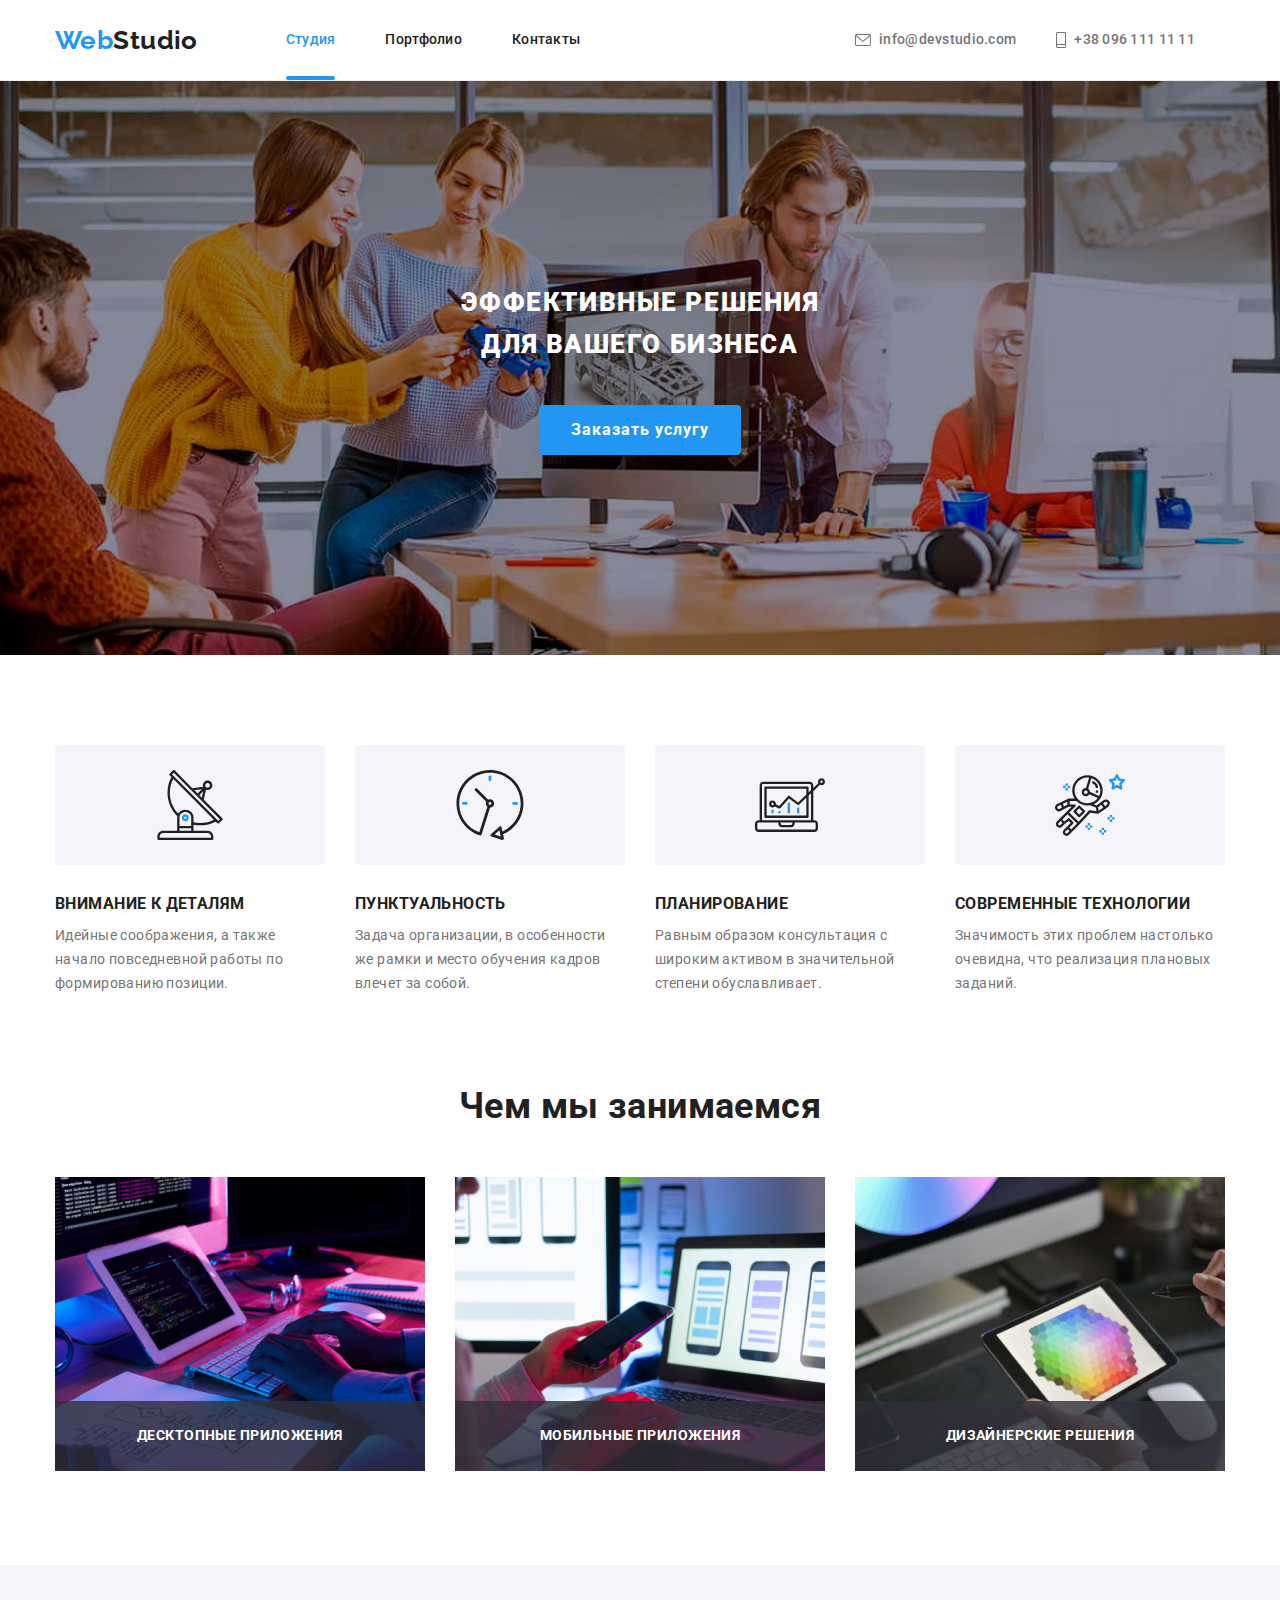
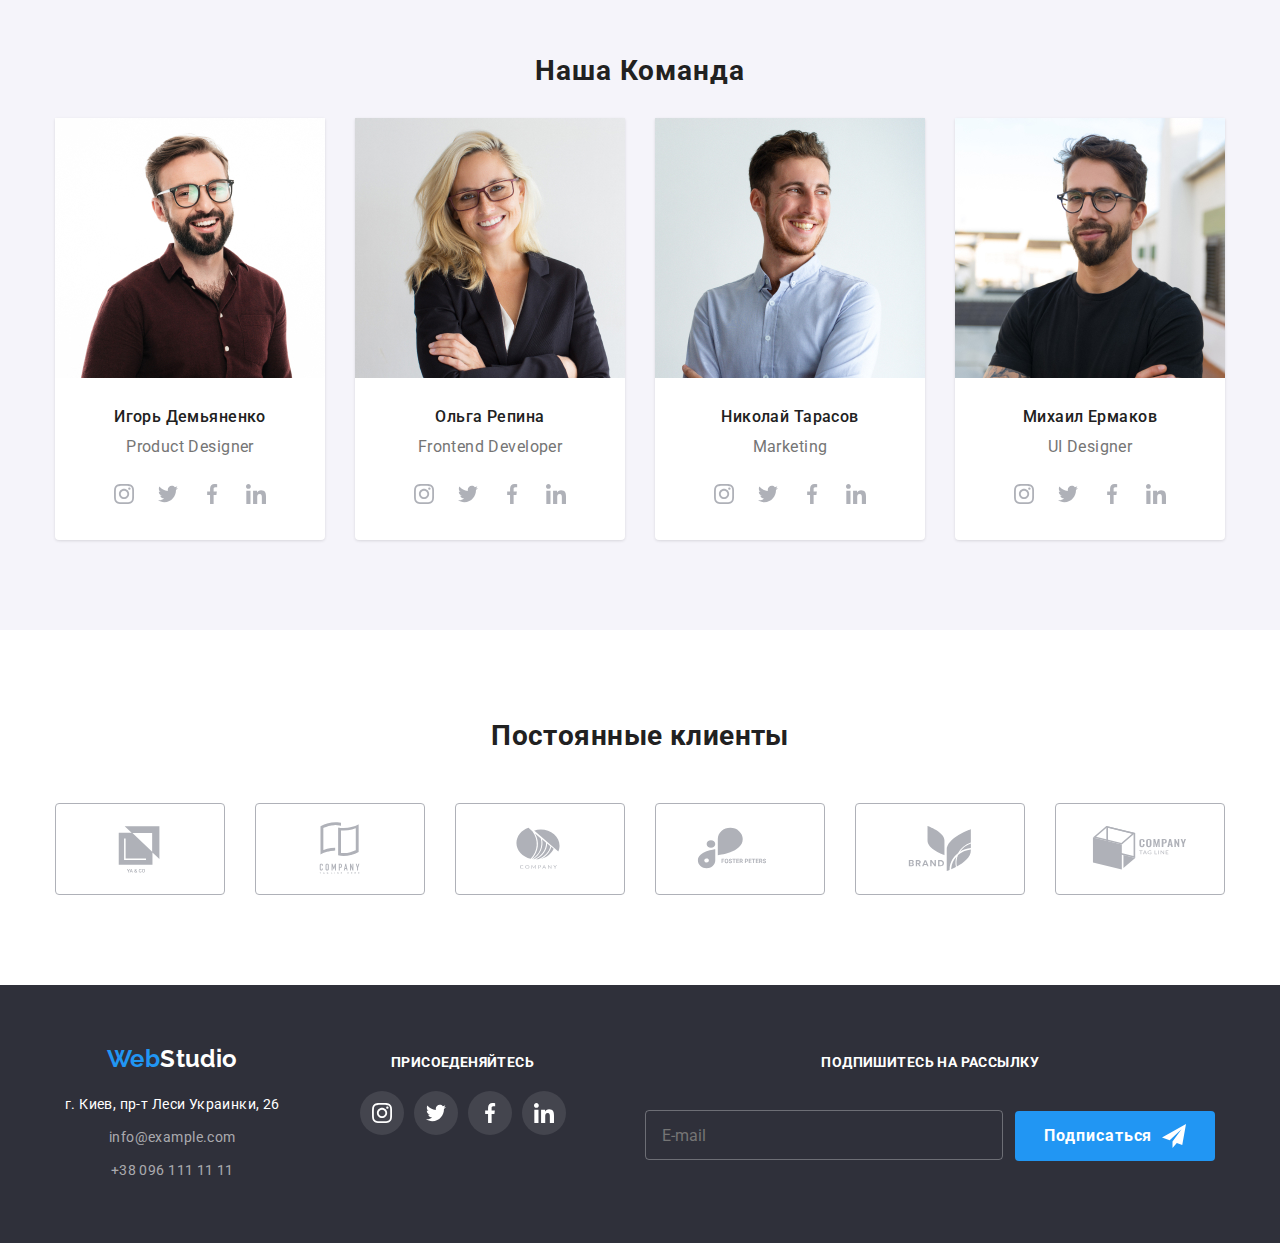
<file: index.html>
<!DOCTYPE html>
<html lang="en">

<head>
  <meta charset="UTF-8" />
  <meta http-equiv="X-UA-Compatible" content="IE=edge" />
  <meta name="viewport" content="width=device-width, initial-scale=1.0" />
  <title>Web Studio</title>
  <link href="https://fonts.googleapis.com/css2?family=Raleway:wght@700&family=Roboto:wght@400;500;700;900&display=swap"
    rel="stylesheet" />
  <link rel="stylesheet" href="./css/main.min.css" />
</head>

<body>
  <!-- Шапка -->
  <header class="header">
    <div class="container header__container">
      <!-- Mobile  -->
      <div class="mobile-header">
        <a class="mobile-logo" href="./index.html"><span class="accent">Web</span>Studio</a>
        <button data-menu-button type="button" class="burger-button">
          <svg width="40" height="40">
            <use class="icon-open" href="./images/icons/symbol-defs.svg#burger-open"></use>
            <use class="icon-close" href="./images/icons/symbol-defs.svg#burger-close"></use>
          </svg>
        </button>
        <div data-menu class="mobile-menu">
          <ul class="mobile-menu__nav-list">
            <li class="mobile-menu__nav-item">
              <a class="mobile-menu__nav-link mobile-menu__link--active" href="./index.html" target="_blank"
                rel="noopener noreferrer">Cтудия</a>
            </li>
            <li class="mobile-menu__nav-item">
              <a class="mobile-menu__nav-link" href="./portfolio.html" target="_blank"
                rel="noopener noreferrer">Портфолио</a>
            </li>
            <li class="mobile-menu__nav-item">
              <a class="mobile-menu__nav-link" href="#" target="_blank" rel="noopener noreferrer">Контакты</a>
            </li>
          </ul>

          <ul class="mobile-menu__contacts-list">
            <li class="mobile-menu__contacts-item">
              <a class="mobile-menu__contacts-link tel" href="tel:+380961111111">+38 096 111 11 11</a>
            </li>
            <li class="mobile-menu__contacts-item">
              <a class="mobile-menu__contacts-link" href="mailto:info@devstudio.com">info@devstudio.com</a>
            </li>
          </ul>
          <ul class="mobile-menu__social-networks">
            <li class="mobile-menu__social-item">
              <a class="mobile-menu__social-link" href="#" target="_blank" rel="noopener noreferrer">Instagram</a>
            </li>
            <li class="mobile-menu__social-item">
              <a class="mobile-menu__social-link" href="#" target="_blank" rel="noopener noreferrer">Twitter</a>
            </li>
            <li class="mobile-menu__social-item">
              <a class="mobile-menu__social-link" href="#" target="_blank" rel="noopener noreferrer">Facebook</a>
            </li>
            <li class="mobile-menu__social-item">
              <a class="mobile-menu__social-link" href="#" target="_blank" rel="noopener noreferrer">LinkedIn</a>
            </li>
          </ul>
        </div>
      </div>

      <!-- Desktop Menu -->

      <nav class="site-nav">
        <a class="logo" href="./index.html"><span class="accent">Web</span>Studio</a>
        <ul class="site-nav__list">
          <li class="site-nav__item">
            <a class="site-nav__link site-nav__link--active" href="./index.html">Cтудия</a>
          </li>
          <li class="site-nav__item">
            <a class="site-nav__link" href="./portfolio.html">Портфолио </a>
          </li>
          <li class="site-nav__item">
            <a class="site-nav__link" href="">Контакты</a>
          </li>
        </ul>
        <ul class="auth-nav">
          <li class="auth-nav__item">
            <a class="auth-nav__link" href="mailto:info@devstudio.com">
              <svg class="auth-nav__icon" width="16" height="12">
                <use href="./images/icons/symbol-defs.svg#envelope"></use>
              </svg>info@devstudio.com</a>
          </li>
          <li class="auth-nav__item">
            <a class="auth-nav__link" href="tel:+380961111111"><svg class="auth-nav__icon" width="10" height="16">
                <use href="./images/icons/symbol-defs.svg#telephone"></use>
              </svg>+38 096 111 11 11</a>
          </li>
        </ul>
      </nav>
    </div>
  </header>

  <main>
    <!-- Герой -->
    <section class="hero">
      <div class="container hero__container">
        <h1 class="hero__title">
          Эффективные решения <br />для вашего бизнеса
        </h1>
        <button class="hero__btn" data-modal-open>Заказать услугу</button>
      </div>
    </section>

    <!-- Наши преимущества-->
    <section class="benefits section">
      <div class="container benefits__container">
        <h2 class="benefits__title visually-hidden">Наши преимущества</h2>
        <ul class="benefits__list">
          <li class="benefits__item">
            <div class="benefits__canvas">
              <svg class="benefits__icon" width="70" height="70">
                <use href="./images/icons/symbol-defs.svg#antenna"></use>
              </svg>
            </div>
            <h3 class="benefits__name">Внимание к деталям</h3>
            <p class="benefits__description">
              Идейные соображения, а также начало повседневной работы по
              формированию позиции.
            </p>
          </li>

          <li class="benefits__item">
            <div class="benefits__canvas">
              <svg class="benefits__icon" width="70" height="70">
                <use href="./images/icons/symbol-defs.svg#clock"></use>
              </svg>
            </div>
            <h3 class="benefits__name">Пунктуальность</h3>
            <p class="benefits__description">
              Задача организации, в особенности же рамки и место обучения
              кадров влечет за собой.
            </p>
          </li>

          <li class="benefits__item">
            <div class="benefits__canvas">
              <svg class="benefits__icon" width="70" height="70">
                <use href="./images/icons/symbol-defs.svg#diagram"></use>
              </svg>
            </div>
            <h3 class="benefits__name">Планирование</h3>
            <p class="benefits__description">
              Равным образом консультация с широким активом в значительной
              степени обуславливает.
            </p>
          </li>

          <li class="benefits__item">
            <div class="benefits__canvas">
              <svg class="benefits__icon" width="70" height="70">
                <use href="./images/icons/symbol-defs.svg#astronaut"></use>
              </svg>
            </div>
            <h3 class="benefits__name">Современные Технологии</h3>
            <p class="benefits__description">
              Значимость этих проблем настолько очевидна, что реализация
              плановых заданий.
            </p>
          </li>
        </ul>
      </div>
    </section>

    <!--  Чем мы занимаемся-->
    <section class="we-do">
      <div class="container we-do__container">
        <h2 class="we-do__title">Чем мы занимаемся</h2>
        <ul class="we-do__list">
          <li class="we-do__item">
            <img srcset="
                  ./images/wedo/wedo1.jpg    1x,
                  ./images/wedo/wedo1@2x.jpg 2x
                " src="./images/wedo/wedo1.jpg" alt="Чем занимается наша компания Фото 1" width="370" height="294" />
            <div class="we-do__name">
              <p class="we-do__subtitle">Десктопные приложения</p>
            </div>
          </li>
          <li class="we-do__item">
            <img srcset="
                  ./images/wedo/wedo2.jpg    1x,
                  ./images/wedo/wedo2@2x.jpg 2x
                " src="./images/wedo/wedo2.jpg" alt="Чем занимается наша компания Фото 2" width="370" height="294" />
            <div class="we-do__name">
              <p class="we-do__subtitle">Мобильные приложения</p>
            </div>
          </li>
          <li class="we-do__item">
            <img srcset="
                  ./images/wedo/wedo3.jpg    1x,
                  ./images/wedo/wedo3@2x.jpg 2x
                " src="./images/wedo/wedo3.jpg" alt="Чем занимается наша компания Фото 3" width="370" height="294" />
            <div class="we-do__name">
              <p class="we-do__subtitle">Дизайнерские решения</p>
            </div>
          </li>
        </ul>
      </div>
    </section>

    <!-- Наша команда -->
    <section class="our-team section">
      <div class="container our-team__container">
        <h2 class="our-team__title">Наша Команда</h2>
        <ul class="our-team__list">
          <li class="our-team__card">
            <picture>
              <source srcset="
                    ./images/ourteam/ourteam1_lg.jpg    1x,
                    ./images/ourteam/ourteam1@2x_lg.jpg 2x
                  " media="(min-width: 1200px)" />

              <source srcset="
                    ./images/ourteam/ourteam1_md.jpg    1x,
                    ./images/ourteam/ourteam1@2x_md.jpg 2x
                  " media="(min-width: 768px)" />

              <source srcset="
                    ./images/ourteam/ourteam1_sm.jpg    1x,
                    ./images/ourteam/ourteam1@2x_sm.jpg 2x
                  " media="(max-width: 767px)" />

              <img class="our-team__card-image" src="./images/ourteam/ourteam1_sm.jpg" alt="Наша команда Игорь"
                width="450" height="460" />
            </picture>

            <div class="our-team__member-info">
              <h3 class="our-team__member-name">Игорь Демьяненко</h3>
              <p class="our-team__member-occupation" lang="en">
                Product Designer
              </p>
              <ul class="social-networks">
                <li class="social-networks__item">
                  <a class="social-networks__link" href="">
                    <svg width="20" height="20">
                      <use href="./images/icons/symbol-defs.svg#instagram"></use>
                    </svg>
                  </a>
                </li>
                <li>
                  <a class="social-networks__link" href="">
                    <svg width="20" height="20">
                      <use href="./images/icons/symbol-defs.svg#twitter"></use>
                    </svg>
                  </a>
                </li>
                <li class="">
                  <a class="social-networks__link" href="">
                    <svg width="20" height="20">
                      <use href="./images/icons/symbol-defs.svg#facebook"></use>
                    </svg>
                  </a>
                </li>
                <li>
                  <a class="social-networks__link" href="">
                    <svg width="20" height="20">
                      <use href="./images/icons/symbol-defs.svg#linkedin"></use>
                    </svg>
                  </a>
                </li>
              </ul>
            </div>
          </li>

          <li class="our-team__card">
            <picture>
              <source srcset="
                    ./images/ourteam/ourteam2_lg.jpg    1x,
                    ./images/ourteam/ourteam2@2x_lg.jpg 2x
                  " media="(min-width: 1200px)" />

              <source srcset="
                    ./images/ourteam/ourteam2_md.jpg    1x,
                    ./images/ourteam/ourteam2@2x_md.jpg 2x
                  " media="(min-width: 768px)" />

              <source srcset="
                    ./images/ourteam/ourteam2_sm.jpg    1x,
                    ./images/ourteam/ourteam2@2x_sm.jpg 2x
                  " media="(max-width: 767px)" />

              <img class="our-team__card-image" src="./images/ourteam/ourteam2_sm.jpg" alt="Наша команда Ольга"
                width="450" height="460" />
            </picture>

            <div class="our-team__member-info">
              <h3 class="our-team__member-name">Ольга Репина</h3>
              <p class="our-team__member-occupation" lang="en">
                Frontend Developer
              </p>
              <ul class="social-networks">
                <li class="social-networks__item">
                  <a class="social-networks__link" href="">
                    <svg width="20" height="20">
                      <use href="./images/icons/symbol-defs.svg#instagram"></use>
                    </svg>
                  </a>
                </li>
                <li>
                  <a class="social-networks__link" href="">
                    <svg width="20" height="20">
                      <use href="./images/icons/symbol-defs.svg#twitter"></use>
                    </svg>
                  </a>
                </li>
                <li class="">
                  <a class="social-networks__link" href="">
                    <svg width="20" height="20">
                      <use href="./images/icons/symbol-defs.svg#facebook"></use>
                    </svg>
                  </a>
                </li>
                <li>
                  <a class="social-networks__link" href="">
                    <svg width="20" height="20">
                      <use href="./images/icons/symbol-defs.svg#linkedin"></use>
                    </svg>
                  </a>
                </li>
              </ul>
            </div>
          </li>

          <li class="our-team__card">
            <picture>
              <source srcset="
                    ./images/ourteam/ourteam3_lg.jpg    1x,
                    ./images/ourteam/ourteam3@2x_lg.jpg 2x
                  " media="(min-width: 1200px)" />

              <source srcset="
                    ./images/ourteam/ourteam3_md.jpg    1x,
                    ./images/ourteam/ourteam3@2x_md.jpg 2x
                  " media="(min-width: 768px)" />

              <source srcset="
                    ./images/ourteam/ourteam3_sm.jpg    1x,
                    ./images/ourteam/ourteam3@2x_sm.jpg 2x
                  " media="(max-width: 767px)" />

              <img class="our-team__card-image" src="./images/ourteam/ourteam3_sm.jpg" alt="Наша команда Николай"
                width="450" height="460" />
            </picture>

            <div class="our-team__member-info">
              <h3 class="our-team__member-name">Николай Тарасов</h3>
              <p class="our-team__member-occupation" lang="en">Marketing</p>
              <ul class="social-networks">
                <li class="social-networks__item">
                  <a class="social-networks__link" href="">
                    <svg width="20" height="20">
                      <use href="./images/icons/symbol-defs.svg#instagram"></use>
                    </svg>
                  </a>
                </li>
                <li>
                  <a class="social-networks__link" href="">
                    <svg width="20" height="20">
                      <use href="./images/icons/symbol-defs.svg#twitter"></use>
                    </svg>
                  </a>
                </li>
                <li class="">
                  <a class="social-networks__link" href="">
                    <svg width="20" height="20">
                      <use href="./images/icons/symbol-defs.svg#facebook"></use>
                    </svg>
                  </a>
                </li>
                <li>
                  <a class="social-networks__link" href="">
                    <svg width="20" height="20">
                      <use href="./images/icons/symbol-defs.svg#linkedin"></use>
                    </svg>
                  </a>
                </li>
              </ul>
            </div>
          </li>

          <li class="our-team__card">
            <picture>
              <source srcset="
                    ./images/ourteam/ourteam4_lg.jpg    1x,
                    ./images/ourteam/ourteam4@2x_lg.jpg 2x
                  " media="(min-width: 1200px)" />

              <source srcset="
                    ./images/ourteam/ourteam4_md.jpg    1x,
                    ./images/ourteam/ourteam4@2x_md.jpg 2x
                  " media="(min-width: 768px)" />

              <source srcset="
                    ./images/ourteam/ourteam4_sm.jpg    1x,
                    ./images/ourteam/ourteam4@2x_sm.jpg 2x
                  " media="(max-width: 767px)" />

              <img class="our-team__card-image" src="./images/ourteam/ourteam4_sm.jpg" alt="Наша команда Михаил"
                width="450" height="460" />
            </picture>

            <div class="our-team__member-info">
              <h3 class="our-team__member-name">Михаил Ермаков</h3>
              <p class="our-team__member-occupation" lang="en">UI Designer</p>
              <ul class="social-networks">
                <li class="social-networks__item">
                  <a class="social-networks__link" href="">
                    <svg width="20" height="20">
                      <use href="./images/icons/symbol-defs.svg#instagram"></use>
                    </svg>
                  </a>
                </li>
                <li>
                  <a class="social-networks__link" href="">
                    <svg width="20" height="20">
                      <use href="./images/icons/symbol-defs.svg#twitter"></use>
                    </svg>
                  </a>
                </li>
                <li class="">
                  <a class="social-networks__link" href="">
                    <svg width="20" height="20">
                      <use href="./images/icons/symbol-defs.svg#facebook"></use>
                    </svg>
                  </a>
                </li>
                <li>
                  <a class="social-networks__link" href="">
                    <svg width="20" height="20">
                      <use href="./images/icons/symbol-defs.svg#linkedin"></use>
                    </svg>
                  </a>
                </li>
              </ul>
            </div>
          </li>
        </ul>
      </div>
    </section>
    <!-- Постоянные клиенты -->
    <section class="сlients section">
      <div class="container clients__container">
        <h2 class="clients__title">Постоянные клиенты</h2>
        <ul class="clients__list">
          <li>
            <a class="clients__link" href="" target="_blank" rel="noopener noreferrer">
              <svg width="106" height="60">
                <use href="./images/icons/symbol-defs.svg#client1"></use>
              </svg>
            </a>
          </li>

          <li>
            <a class="clients__link" href="" target="_blank" rel="noopener noreferrer">
              <svg width="106" height="60">
                <use class="icon" href="./images/icons/symbol-defs.svg#client2"></use>
              </svg>
            </a>
          </li>

          <li>
            <a class="clients__link" href="" target="_blank" rel="noopener noreferrer"><svg width="106" height="60">
                <use class="icon" href="./images/icons/symbol-defs.svg#client3"></use>
              </svg></a>
          </li>

          <li>
            <a class="clients__link" href="" target="_blank" rel="noopener noreferrer"><svg width="106" height="60">
                <use class="icon" href="./images/icons/symbol-defs.svg#client4"></use>
              </svg></a>
          </li>

          <li>
            <a class="clients__link" href="" target="_blank" rel="noopener noreferrer"><svg width="106" height="60">
                <use class="icon" href="./images/icons/symbol-defs.svg#client5"></use>
              </svg></a>
          </li>

          <li>
            <a class="clients__link" href="" target="_blank" rel="noopener noreferrer"><svg width="106" height="60">
                <use class="icon" href="./images/icons/symbol-defs.svg#client6"></use>
              </svg></a>
          </li>
        </ul>
      </div>
    </section>
  </main>

  <!-- Footer -->
  <footer class="footer">
    <div class="container footer__container">
      <div class="left-part">
        <a class="footer__logo" href="./index.html"><span class="footer__logo--accent">Web</span>Studio
        </a>
        <address>
          <ul class="footer__list">
            <li class="footer__item">
              <a class="footer__address-link" href="https://bit.ly/3pXMvUd" target="_blank" rel="noopener noreferrer">г.
                Киев, пр-т Леси Украинки, 26</a>
            </li>
            <li class="footer__item">
              <a class="footer__mail-link" href="mailto:info@devstudio.com">info@example.com</a>
            </li>
            <li class="footer__item">
              <a class="footer__telephone-link" href="tel:+380961111111">+38 096 111 11 11</a>
            </li>
          </ul>
        </address>
      </div>
      <div class="central-part">
        <b class="central-part__title">Присоеденяйтесь</b>
        <ul class="central-part__social-networks-list">
          <li class="central-part__social-networks-item">
            <a class="central-part__social-networks-link" href="">
              <svg width="20" height="20">
                <use href="./images/icons/symbol-defs.svg#instagram"></use>
              </svg>
            </a>
          </li>
          <li class="central-part__social-networks-item">
            <a class="central-part__social-networks-link" href="">
              <svg width="20" height="20">
                <use href="./images/icons/symbol-defs.svg#twitter"></use>
              </svg>
            </a>
          </li>
          <li class="central-part__social-networks-item">
            <a class="central-part__social-networks-link" href="">
              <svg width="20" height="20">
                <use href="./images/icons/symbol-defs.svg#facebook"></use>
              </svg>
            </a>
          </li>
          <li class="central-part__social-networks-item">
            <a class="central-part__social-networks-link" href="">
              <svg width="20" height="20">
                <use href="./images/icons/symbol-defs.svg#linkedin"></use>
              </svg>
            </a>
          </li>
        </ul>
      </div>
      <div class="right-part">
        <b class="right-part__title">Подпишитесь на рассылку</b>
        <form class="right-part__subscribe-form">
          <input class="right-part__input-field" name="mail" type="email" id="footer-mail-input" placeholder="E-mail" />
          <button type="submit" class="subscribe-btn">
            Подписаться
            <svg class="subscribe-btn__icon" width="24" height="24">
              <use href="./images/icons/symbol-defs.svg#send-footer"></use>
            </svg>
          </button>
        </form>
      </div>
    </div>
  </footer>

  <!-- Модальное окно  -->

  <div class="backdrop is-hidden" data-modal>
    <div class="modal">
      <button class="close-modal-btn" data-modal-close>
        <svg class="modal-close-icon" width="11" height="11">
          <use href="./images/icons/symbol-defs.svg#close-btn"></use>
        </svg>
      </button>
      <!-- Форма в модальном окне -->
      <form class="mf">
        <b class="mf__title">Оставьте свои данные, мы вам перезвоним</b>
        <div class="mf__input-area">
          <label class="mf__input-type" for="name">Имя</label>
          <input class="mf__input-field" type="text" name="Name" id="name" />
          <span class="mf__input-icon">
            <svg width="12" height="12">
              <use href="./images/icons/symbol-defs.svg#form-name"></use>
            </svg>
          </span>
        </div>

        <div class="mf__input-area">
          <label class="mf__input-type" for="tel">Телефон</label>
          <input class="mf__input-field" type="tel" name="tel" id="tel" />
          <span class="mf__input-icon">
            <svg width="13" height="13">
              <use href="./images/icons/symbol-defs.svg#form-phone"></use>
            </svg>
          </span>
        </div>

        <div class="mf__input-area">
          <label class="mf__input-type" for="mail">Почта</label>
          <input class="mf__input-field" type="email" name="mail" id="mail" />
          <span class="mf__input-icon">
            <svg width="15" height="12">
              <use href="./images/icons/symbol-defs.svg#form-mail"></use>
            </svg>
          </span>
        </div>
        <div class="mf__input-area comment">
          <label class="mf__input-type" for="comment">Коментарий</label>
          <textarea class="mf__comment-field" name="comment" id="comment" rows="10"
            placeholder="Введите текст"></textarea>
        </div>
        <div class="mf__agreement">
          <label class="mf__agreement-label" for="agreement">
            <input class="mf__checkbox visually-hidden" type="checkbox" name="agreement-checkbox" value=""
              id="agreement" />
            <span class="mf__custom-checkbox"></span>
            <span class="mf__agreement-info">Соглашаюсь с рассылкой и принимаю
              <a class="mf__agreement-link" href="#" target="_blank" rel="noopener noreferrer">
                Условия договора</a></span>
          </label>
        </div>
        <button class="mf__send-btn" type="submit">Отправить</button>
      </form>
    </div>
  </div>
  <script src="./js/modal.js"></script>
  <script src="./js/menu.js"></script>
</body>

</html>
</file>
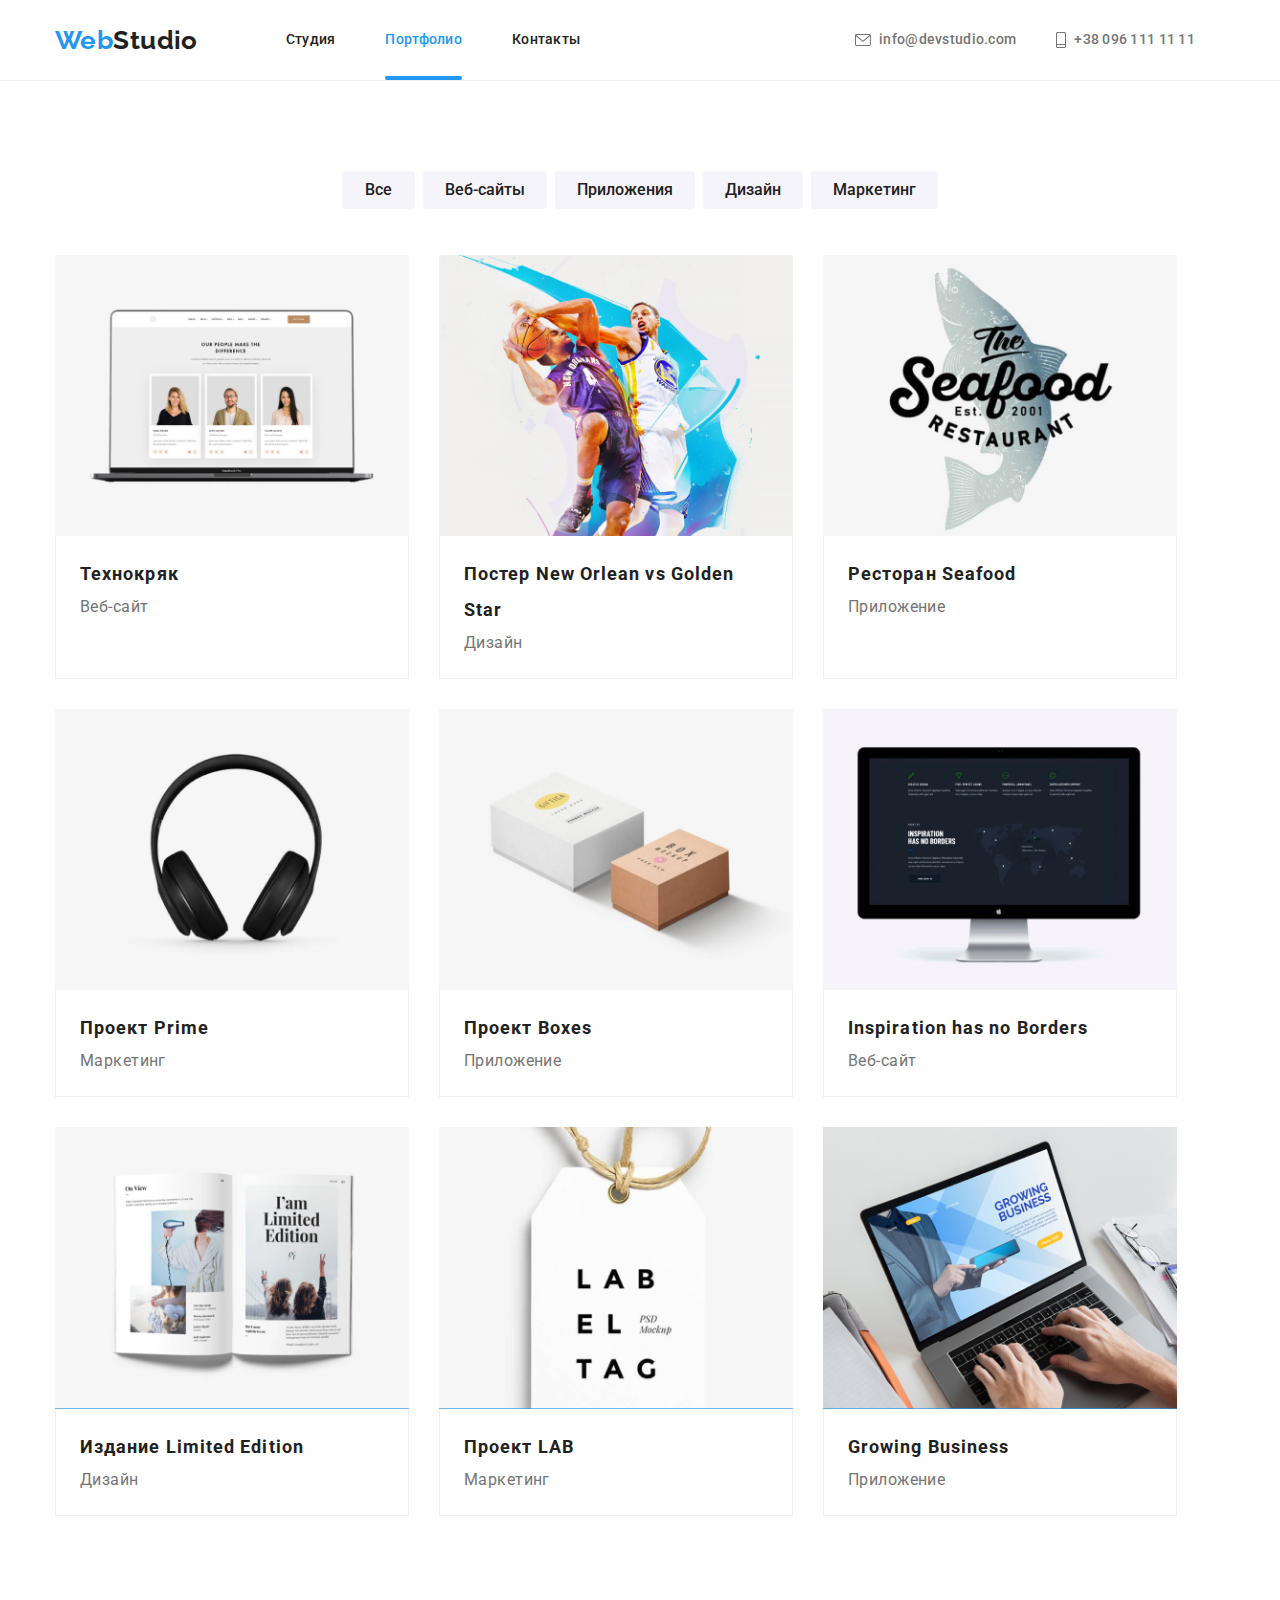
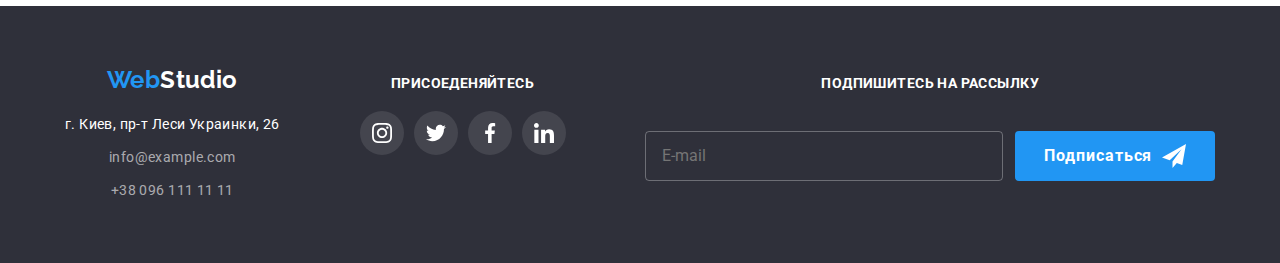
<file: portfolio.html>
<!DOCTYPE html>
<html lang="en">

<head>
  <meta charset="UTF-8" />
  <meta http-equiv="X-UA-Compatible" content="IE=edge" />
  <meta name="viewport" content="width=device-width, initial-scale=1.0" />
  <title>Web Studio</title>
  <link href="https://fonts.googleapis.com/css2?family=Raleway:wght@700&family=Roboto:wght@400;500;700;900&display=swap"
    rel="stylesheet" />
  <link rel="stylesheet" href="./css/main.min.css" />
</head>

<body>
  <!-- Шапка -->
  <header class="header">
    <div class="container header__container">
      <!-- Mobile menu  -->
      <div class="mobile-header">
        <a class="mobile-logo" href="./index.html"><span class="accent">Web</span>Studio</a>
        <button data-menu-button type="button" class="burger-button">
          <svg width="40" height="40">
            <use class="icon-open" href="./images/icons/symbol-defs.svg#burger-open"></use>
            <use class="icon-close" href="./images/icons/symbol-defs.svg#burger-close"></use>
          </svg>
        </button>
        <div data-menu class="mobile-menu">
          <ul class="mobile-menu__nav-list">
            <li class="mobile-menu__nav-item">
              <a class="mobile-menu__nav-link" href="./index.html" target="_blank" rel="noopener noreferrer">Cтудия</a>
            </li>
            <li class="mobile-menu__nav-item">
              <a class="mobile-menu__nav-link mobile-menu__link--active" href="./portfolio.html" target="_blank"
                rel="noopener noreferrer">Портфолио</a>
            </li>
            <li class="mobile-menu__nav-item">
              <a class="mobile-menu__nav-link" href="#" target="_blank" rel="noopener noreferrer">Контакты</a>
            </li>
          </ul>

          <ul class="mobile-menu__contacts-list">
            <li class="mobile-menu__contacts-item">
              <a class="mobile-menu__contacts-link tel" href="tel:+380961111111">+38 096 111 11 11</a>
            </li>
            <li class="mobile-menu__contacts-item">
              <a class="mobile-menu__contacts-link" href="mailto:info@devstudio.com">info@devstudio.com</a>
            </li>
          </ul>
          <ul class="mobile-menu__social-networks">
            <li class="mobile-menu__social-item">
              <a class="mobile-menu__social-link" href="#" target="_blank" rel="noopener noreferrer">Instagram</a>
            </li>
            <li class="mobile-menu__social-item">
              <a class="mobile-menu__social-link" href="#" target="_blank" rel="noopener noreferrer">Twitter</a>
            </li>
            <li class="mobile-menu__social-item">
              <a class="mobile-menu__social-link" href="#" target="_blank" rel="noopener noreferrer">Facebook</a>
            </li>
            <li class="mobile-menu__social-item">
              <a class="mobile-menu__social-link" href="#" target="_blank" rel="noopener noreferrer">LinkedIn</a>
            </li>
          </ul>
        </div>
      </div>

      <!-- Desktop menu -->

      <nav class="site-nav">
        <a class="logo" href="./index.html"><span class="accent">Web</span>Studio</a>
        <ul class="site-nav__list">
          <li class="site-nav__item">
            <a class="site-nav__link" href="./index.html">Cтудия</a>
          </li>
          <li class="site-nav__item">
            <a class="site-nav__link site-nav__link--active" href="./portfolio.html">Портфолио
            </a>
          </li>
          <li class="site-nav__item">
            <a class="site-nav__link" href="">Контакты</a>
          </li>
        </ul>
        <ul class="auth-nav">
          <li class="auth-nav__item">
            <a class="auth-nav__link" href="mailto:info@devstudio.com">
              <svg class="auth-nav__icon" width="16" height="12">
                <use href="./images/icons/symbol-defs.svg#envelope"></use>
              </svg>info@devstudio.com</a>
          </li>
          <li class="auth-nav__item">
            <a class="auth-nav__link" href="tel:+380961111111"><svg class="auth-nav__icon" width="10" height="16">
                <use href="./images/icons/symbol-defs.svg#telephone"></use>
              </svg>+38 096 111 11 11</a>
          </li>
        </ul>
      </nav>
    </div>
  </header>

  <!-- Основная часть -->
  <main>
    <section class="portfolio section">
      <div class="container portfolio__container">
        <h1 class="portfolio__title visually-hidden">Портфолио</h1>
        <ul class="portfolio-nav">
          <li class="portfolio-nav__item">
            <button class="portfolio-nav__btn" type="button">Все</button>
          </li>
          <li class="portfolio-nav__item">
            <button class="portfolio-nav__btn" type="button">
              Веб-сайты
            </button>
          </li>
          <li class="portfolio-nav__item">
            <button class="portfolio-nav__btn" type="button">
              Приложения
            </button>
          </li>
          <li class="portfolio-nav__item">
            <button class="portfolio-nav__btn" type="button">Дизайн</button>
          </li>
          <li class="portfolio-nav__item">
            <button class="portfolio-nav__btn" type="button">
              Маркетинг
            </button>
          </li>
        </ul>

        <ul class="works-list">
          <li class="works-list__item">
            <a class="works-list__link" href="#">
              <div class="works-list__info-card">
                <picture>
                  <source srcset="
                        ./images/portfolio/portfolio1_lg.jpg    1x,
                        ./images/portfolio/portfolio1@2x_lg.jpg 2x
                      " media="(min-width: 1200px)" />

                  <source srcset="
                        ./images/portfolio/portfolio1_md.jpg    1x,
                        ./images/portfolio/portfolio1@2x_md.jpg 2x
                      " media="(min-width: 768px)" />

                  <source srcset="
                        ./images/portfolio/portfolio1_sm.jpg    1x,
                        ./images/portfolio/portfolio1@2x_sm.jpg 2x
                      " media="(max-width: 767px)" />

                  <img class="works-list__image" src="./images/portfolio/portfolio1_sm.jpg"
                    alt="Первая работа в портфолио" width="450" height="294" /></picture>
                <p class="works-list__additional-info">
                  Ресурс предлагает комплексные предложения с разным уровнем
                  функционала и сервисов. Все это позволит посетителю получить
                  исчерпывающие сведения о компании или частном лице.
                </p>
              </div>
              <div class="works-list__info">
                <h2 class="works-list__title">Технокряк</h2>
                <p class="works-list__type">Веб-сайт</p>
              </div>
            </a>
          </li>

          <li class="works-list__item">
            <a class="works-list__link" href="#">
              <div class="works-list__info-card">
                <picture>
                  <source srcset="
                        ./images/portfolio/portfolio2_lg.jpg    1x,
                        ./images/portfolio/portfolio2@2x_lg.jpg 2x
                      " media="(min-width: 1200px)" />

                  <source srcset="
                        ./images/portfolio/portfolio2_md.jpg    1x,
                        ./images/portfolio/portfolio2@2x_md.jpg 2x
                      " media="(min-width: 768px)" />

                  <source srcset="
                        ./images/portfolio/portfolio2_sm.jpg    1x,
                        ./images/portfolio/portfolio2@2x_sm.jpg 2x
                      " media="(max-width: 767px)" />

                  <img class="works-list__image" src="./images/portfolio/portfolio2_sm.jpg"
                    alt="Вторая работа в портфолио" width="450" height="294" /></picture>
                <p class="works-list__additional-info">
                  Ресурс предлагает комплексные предложения с разным уровнем
                  функционала и сервисов. Все это позволит посетителю получить
                  исчерпывающие сведения о компании или частном лице.
                </p>
              </div>
              <div class="works-list__info">
                <h2 class="works-list__title">
                  Постер <span lang="en">New Orlean vs Golden Star</span>
                </h2>
                <p class="works-list__type">Дизайн</p>
              </div>
            </a>
          </li>

          <li class="works-list__item">
            <a class="works-list__link" href="#">
              <div class="works-list__info-card">
                <picture>
                  <source srcset="
                        ./images/portfolio/portfolio3_lg.jpg    1x,
                        ./images/portfolio/portfolio3@2x_lg.jpg 2x
                      " media="(min-width: 1200px)" />

                  <source srcset="
                        ./images/portfolio/portfolio3_md.jpg    1x,
                        ./images/portfolio/portfolio3@2x_md.jpg 2x
                      " media="(min-width: 768px)" />

                  <source srcset="
                        ./images/portfolio/portfolio3_sm.jpg    1x,
                        ./images/portfolio/portfolio3@2x_sm.jpg 2x
                      " media="(max-width: 767px)" />
                  <img class="works-list__image" src="./images/portfolio/portfolio3_sm.jpg"
                    alt="Третяя работа в портфолио" width="450" height="294" /></picture>

                <p class="works-list__additional-info">
                  Ресурс предлагает комплексные предложения с разным уровнем
                  функционала и сервисов. Все это позволит посетителю получить
                  исчерпывающие сведения о компании или частном лице.
                </p>
              </div>
              <div class="works-list__info">
                <h2 class="works-list__title">
                  Ресторан <span lang="en"> Seafood</span>
                </h2>
                <p class="works-list__type">Приложение</p>
              </div>
            </a>
          </li>

          <li class="works-list__item">
            <a class="works-list__link" href="#">
              <div class="works-list__info-card">
                <picture>
                  <source srcset="
                        ./images/portfolio/portfolio4_lg.jpg    1x,
                        ./images/portfolio/portfolio4@2x_lg.jpg 2x
                      " media="(min-width: 1200px)" />

                  <source srcset="
                        ./images/portfolio/portfolio4_md.jpg    1x,
                        ./images/portfolio/portfolio4@2x_md.jpg 2x
                      " media="(min-width: 768px)" />

                  <source srcset="
                        ./images/portfolio/portfolio4_sm.jpg    1x,
                        ./images/portfolio/portfolio4@2x_sm.jpg 2x
                      " media="(max-width: 767px)" />
                  <img class="works-list__image" src="./images/portfolio/portfolio4_sm.jpg"
                    alt="Четвертая работа в портфолио" width="450" height="294" /></picture>
                <p class="works-list__additional-info">
                  Ресурс предлагает комплексные предложения с разным уровнем
                  функционала и сервисов. Все это позволит посетителю получить
                  исчерпывающие сведения о компании или частном лице.
                </p>
              </div>
              <div class="works-list__info">
                <h2 class="works-list__title">
                  Проект <span lang="en">Prime</span>
                </h2>
                <p class="works-list__type">Маркетинг</p>
              </div>
            </a>
          </li>

          <li class="works-list__item">
            <a class="works-list__link" href="#">
              <div class="works-list__info-card">
                <picture>
                  <source srcset="
                        ./images/portfolio/portfolio5_lg.jpg    1x,
                        ./images/portfolio/portfolio5@2x_lg.jpg 2x
                      " media="(min-width: 1200px)" />

                  <source srcset="
                        ./images/portfolio/portfolio5_md.jpg    1x,
                        ./images/portfolio/portfolio5@2x_md.jpg 2x
                      " media="(min-width: 768px)" />

                  <source srcset="
                        ./images/portfolio/portfolio5_sm.jpg    1x,
                        ./images/portfolio/portfolio5@2x_sm.jpg 2x
                      " media="(max-width: 767px)" />
                  <img class="works-list__image" src="./images/portfolio/portfolio5_sm.jpg"
                    alt="Пятая работа в портфолио" width="450" height="294" /></picture>
                <p class="works-list__additional-info">
                  Ресурс предлагает комплексные предложения с разным уровнем
                  функционала и сервисов. Все это позволит посетителю получить
                  исчерпывающие сведения о компании или частном лице.
                </p>
              </div>
              <div class="works-list__info">
                <h2 class="works-list__title">
                  Проект <span lang="en">Boxes</span>
                </h2>
                <p class="works-list__type">Приложение</p>
              </div>
            </a>
          </li>

          <li class="works-list__item">
            <a class="works-list__link" href="#">
              <div class="works-list__info-card">
                <picture>
                  <source srcset="
                        ./images/portfolio/portfolio6_lg.jpg    1x,
                        ./images/portfolio/portfolio6@2x_lg.jpg 2x
                      " media="(min-width: 1200px)" />

                  <source srcset="
                        ./images/portfolio/portfolio6_md.jpg    1x,
                        ./images/portfolio/portfolio6@2x_md.jpg 2x
                      " media="(min-width: 768px)" />

                  <source srcset="
                        ./images/portfolio/portfolio6_sm.jpg    1x,
                        ./images/portfolio/portfolio6@2x_sm.jpg 2x
                      " media="(max-width: 767px)" />
                  <img class="works-list__image" src="./images/portfolio/portfolio6_sm.jpg"
                    alt="Шестая работа в портфолио" width="450" height="294" /></picture>
                <p class="works-list__additional-info">
                  Ресурс предлагает комплексные предложения с разным уровнем
                  функционала и сервисов. Все это позволит посетителю получить
                  исчерпывающие сведения о компании или частном лице.
                </p>
              </div>
              <div class="works-list__info">
                <h2 class="works-list__title" lang="en">
                  Inspiration has no Borders
                </h2>
                <p class="works-list__type">Веб-сайт</p>
              </div>
            </a>
          </li>

          <li class="works-list__item">
            <a class="works-list__link" href="#">
              <div class="works-list__info-card">
                <picture>
                  <source srcset="
                        ./images/portfolio/portfolio7_lg.jpg    1x,
                        ./images/portfolio/portfolio7@2x_lg.jpg 2x
                      " media="(min-width: 1200px)" />

                  <source srcset="
                        ./images/portfolio/portfolio7_md.jpg    1x,
                        ./images/portfolio/portfolio7@2x_md.jpg 2x
                      " media="(min-width: 768px)" />

                  <source srcset="
                        ./images/portfolio/portfolio7_sm.jpg    1x,
                        ./images/portfolio/portfolio7@2x_sm.jpg 2x
                      " media="(max-width: 767px)" />
                  <img class="works-list__image" src="./images/portfolio/portfolio7_sm.jpg"
                    alt="Седьмая работа в портфолио" width="450" height="294" /></picture>

                <p class="works-list__additional-info">
                  Ресурс предлагает комплексные предложения с разным уровнем
                  функционала и сервисов. Все это позволит посетителю получить
                  исчерпывающие сведения о компании или частном лице.
                </p>
              </div>
              <div class="works-list__info">
                <h2 class="works-list__title">
                  Издание <span lang="en">Limited Edition</span>
                </h2>
                <p class="works-list__type">Дизайн</p>
              </div>
            </a>
          </li>

          <li class="works-list__item">
            <a class="works-list__link" href="#">
              <div class="works-list__info-card">
                <picture>
                  <source srcset="
                        ./images/portfolio/portfolio8_lg.jpg    1x,
                        ./images/portfolio/portfolio8@2x_lg.jpg 2x
                      " media="(min-width: 1200px)" />

                  <source srcset="
                        ./images/portfolio/portfolio8_md.jpg    1x,
                        ./images/portfolio/portfolio8@2x_md.jpg 2x
                      " media="(min-width: 768px)" />

                  <source srcset="
                        ./images/portfolio/portfolio8_sm.jpg    1x,
                        ./images/portfolio/portfolio8@2x_sm.jpg 2x
                      " media="(max-width: 767px)" />
                  <img class="works-list__image" src="./images/portfolio/portfolio8_sm.jpg"
                    alt="Восьмая работа в портфолио" width="450" height="294" /></picture>
                <p class="works-list__additional-info">
                  Ресурс предлагает комплексные предложения с разным уровнем
                  функционала и сервисов. Все это позволит посетителю получить
                  исчерпывающие сведения о компании или частном лице.
                </p>
              </div>
              <div class="works-list__info">
                <h2 class="works-list__title">
                  Проект <span lang="en">LAB</span>
                </h2>
                <p class="works-list__type">Маркетинг</p>
              </div>
            </a>
          </li>

          <li class="works-list__item">
            <a class="works-list__link" href="#">
              <div class="works-list__info-card">
                <picture>
                  <source srcset="
                        ./images/portfolio/portfolio9_lg.jpg    1x,
                        ./images/portfolio/portfolio9@2x_lg.jpg 2x
                      " media="(min-width: 1200px)" />

                  <source srcset="
                        ./images/portfolio/portfolio9_md.jpg    1x,
                        ./images/portfolio/portfolio9@2x_md.jpg 2x
                      " media="(min-width: 768px)" />

                  <source srcset="
                        ./images/portfolio/portfolio9_sm.jpg    1x,
                        ./images/portfolio/portfolio9@2x_sm.jpg 2x
                      " media="(max-width: 767px)" />
                  <img class="works-list__image" src="./images/portfolio/portfolio9_sm.jpg"
                    alt="Девятая работа в портфолио" width="450" height="294" /></picture>
                <p class="works-list__additional-info">
                  Ресурс предлагает комплексные предложения с разным уровнем
                  функционала и сервисов. Все это позволит посетителю получить
                  исчерпывающие сведения о компании или частном лице.
                </p>
              </div>
              <div class="works-list__info">
                <h2 class="works-list__title" lang="en">Growing Business</h2>
                <p class="works-list__type">Приложение</p>
              </div>
            </a>
          </li>
        </ul>
      </div>
    </section>
  </main>

  <!-- Footer -->
  <footer class="footer">
    <div class="container footer__container">
      <div class="left-part">
        <a class="footer__logo" href="./index.html"><span class="footer__logo--accent">Web</span>Studio
        </a>
        <address>
          <ul class="footer__list">
            <li class="footer__item">
              <a class="footer__address-link" href="https://bit.ly/3pXMvUd" target="_blank" rel="noopener noreferrer">г.
                Киев, пр-т Леси Украинки, 26</a>
            </li>
            <li class="footer__item">
              <a class="footer__mail-link" href="mailto:info@devstudio.com">info@example.com</a>
            </li>
            <li class="footer__item">
              <a class="footer__telephone-link" href="tel:+380961111111">+38 096 111 11 11</a>
            </li>
          </ul>
        </address>
      </div>
      <div class="central-part">
        <b class="central-part__title">Присоеденяйтесь</b>
        <ul class="central-part__social-networks-list">
          <li class="central-part__social-networks-item">
            <a class="central-part__social-networks-link" href="">
              <svg width="20" height="20">
                <use href="./images/icons/symbol-defs.svg#instagram"></use>
              </svg>
            </a>
          </li>
          <li class="central-part__social-networks-item">
            <a class="central-part__social-networks-link" href="">
              <svg width="20" height="20">
                <use href="./images/icons/symbol-defs.svg#twitter"></use>
              </svg>
            </a>
          </li>
          <li class="central-part__social-networks-item">
            <a class="central-part__social-networks-link" href="">
              <svg width="20" height="20">
                <use href="./images/icons/symbol-defs.svg#facebook"></use>
              </svg>
            </a>
          </li>
          <li class="central-part__social-networks-item">
            <a class="central-part__social-networks-link" href="">
              <svg width="20" height="20">
                <use href="./images/icons/symbol-defs.svg#linkedin"></use>
              </svg>
            </a>
          </li>
        </ul>
      </div>
      <div class="right-part">
        <b class="right-part__title">Подпишитесь на рассылку</b>
        <form class="right-part__subscribe-form">
          <input class="right-part__input-field" name="mail" type="email" id="footer-mail-input" placeholder="E-mail" />
          <button type="submit" class="subscribe-btn">
            Подписаться
            <svg class="subscribe-btn__icon" width="24" height="24">
              <use href="./images/icons/symbol-defs.svg#send-footer"></use>
            </svg>
          </button>
        </form>
      </div>
    </div>
  </footer>
  <script src="./js/menu.js"></script>
</body>

</html>
</file>
<file: css/main.min.css>
:root{--primary-text-color: #757575;--title-text-color: #212121;--accent-text-color: #2196f3;--white-color: #ffffff;--main-ff: "Roboto", sans-serif;--logo-ff: "Raleway", sans-serif}/*! modern-normalize v1.1.0 | MIT License | https://github.com/sindresorhus/modern-normalize */*,::after,::before{box-sizing:border-box}html{-moz-tab-size:4;tab-size:4}html{line-height:1.15;-webkit-text-size-adjust:100%}body{margin:0}body{font-family:system-ui,-apple-system,'Segoe UI',Roboto,Helvetica,Arial,sans-serif,'Apple Color Emoji','Segoe UI Emoji'}hr{height:0;color:inherit}abbr[title]{text-decoration:underline dotted}b,strong{font-weight:bolder}code,kbd,pre,samp{font-family:ui-monospace,SFMono-Regular,Consolas,'Liberation Mono',Menlo,monospace;font-size:1em}small{font-size:80%}sub,sup{font-size:75%;line-height:0;position:relative;vertical-align:baseline}sub{bottom:-.25em}sup{top:-.5em}table{text-indent:0;border-color:inherit}button,input,optgroup,select,textarea{font-family:inherit;font-size:100%;line-height:1.15;margin:0}button,select{text-transform:none}[type=button],[type=reset],[type=submit],button{-webkit-appearance:button}::-moz-focus-inner{border-style:none;padding:0}:-moz-focusring{outline:1px dotted ButtonText}:-moz-ui-invalid{box-shadow:none}legend{padding:0}progress{vertical-align:baseline}::-webkit-inner-spin-button,::-webkit-outer-spin-button{height:auto}[type=search]{-webkit-appearance:textfield;outline-offset:-2px}::-webkit-search-decoration{-webkit-appearance:none}::-webkit-file-upload-button{-webkit-appearance:button;font:inherit}summary{display:list-item}body{background-color:#ffffff;color:var(--primary-text-color);font-family:roboto, sans-serif;letter-spacing:0.03em;font-size:14px;line-height:1.71}a{text-decoration:none}h1,h2,h3,p,ul{margin:0;padding:0;list-style:none}textarea{resize:none}img,svg{display:block;max-width:100%;height:auto}.visually-hidden{position:absolute;width:1px;height:1px;margin:-1px;border:0;padding:0;white-space:nowrap;clip-path:inset(100%);clip:rect(0 0 0 0);overflow:hidden}.section{padding-top:60px;padding-bottom:60px}@media screen and (min-width: 1200px){.section{padding-top:90px;padding-bottom:90px}}.container{padding-left:15px;padding-right:15px;margin-left:auto;margin-right:auto}@media screen and (min-width: 480px){.container{width:480px}}@media screen and (min-width: 768px){.container{width:768px}}@media screen and (min-width: 1200px){.container{width:1200px}}.mobile-header{padding-top:16px;padding-bottom:16px;display:flex;align-items:center;justify-content:space-between}@media screen and (min-width: 768px){.mobile-header{display:none}}.mobile-logo{font-family:raleway, monospace;font-style:normal;font-weight:700;font-size:24px;line-height:1.16;letter-spacing:0.03em;color:var(--title-text-color)}.mobile-logo .accent{color:var(--accent-text-color)}.burger-button{border:none;background-color:#fff;z-index:2}.burger-button:hover{fill:var(--accent-text-color)}.burger-button.is-open .icon-close{display:block}.burger-button.is-open .icon-open{display:none}.icon-close{display:none}.mobile-menu{z-index:1;position:fixed;display:flex;flex-direction:column;top:0;left:0;width:100vw;height:100vh;background-color:#fff;padding:40px 48px;transform:translateX(100%);transition:transform 500ms cubic-bezier(0.4, 0, 0.2, 1)}.mobile-menu.is-open{display:block;opacity:1;transform:translateX(0);display:flex;flex-direction:column}.mobile-menu__nav-list{display:flex;flex-direction:column;gap:32px}.mobile-menu__nav-item{font-weight:500;font-size:40px;line-height:1.17;letter-spacing:0.02em;color:var(--title-text-color)}.mobile-menu__nav-link{color:var(--title-text-color)}.mobile-menu__nav-link:hover{color:var(--accent-text-color)}.mobile-menu__link--active{color:var(--accent-text-color)}.mobile-menu__contacts-list{display:flex;flex-direction:column;gap:32px;margin-top:auto;margin-bottom:64px}.mobile-menu__contacts-link{font-weight:500;font-size:24px;line-height:1.16;letter-spacing:0.02em;color:#757575}.mobile-menu__contacts-link.tel{font-weight:500;font-size:24px;line-height:1.16;letter-spacing:0.02em;color:var(--accent-text-color)}@media screen and (min-width: 480px){.mobile-menu__contacts-link.tel{font-size:34px;line-height:1.17}}.mobile-menu__social-item{display:flex}.mobile-menu__social-item::after{content:" ";display:block;margin-left:10px;margin-right:10px;width:2px;height:22px;background-color:rgba(33,33,33,0.2)}.mobile-menu__social-item:last-child::after{display:none}.mobile-menu__social-networks{display:flex;flex-wrap:wrap}.mobile-menu__social-link{font-weight:500;font-size:18px;line-height:1.22;letter-spacing:0.02em;color:var(--accent-text-color)}.header{border-bottom:1px solid #ececec}.site-nav{display:flex;align-items:center}@media screen and (max-width: 767px){.site-nav{display:none}}.logo{display:flex;color:var(--title-text-color);text-decoration:none;font-family:raleway, monospace;font-weight:700;font-size:24px;line-height:1.16}.logo .accent{color:var(--accent-text-color)}@media screen and (min-width: 1200px){.logo{font-size:26px;line-height:1.19}}.logo__accent{color:var(--accent-text-color)}.site-nav__list{margin-left:88px;display:flex;align-items:center;gap:50px}.site-nav__link{position:relative;padding-top:32px;padding-bottom:32px;display:block;color:var(--title-text-color);text-decoration:none;font-weight:500;line-height:1.14;letter-spacing:0.02em;transition:color 250ms cubic-bezier(0.4, 0, 0.2, 1)}.site-nav__link:hover,.site-nav__link:focus{color:var(--accent-text-color)}.site-nav__link--active{color:var(--accent-text-color)}.site-nav__link--active::after{content:"";position:absolute;bottom:0%;width:100%;height:4px;background-color:var(--accent-text-color);display:block;border-radius:2px}.auth-nav{display:flex;flex-direction:column;gap:10px;padding-top:21px;padding-bottom:21px;margin-left:auto}@media screen and (min-width: 1200px){.auth-nav{flex-direction:row;margin-left:auto}}.auth-nav__item{color:var(--primary-text-color);text-decoration:none;letter-spacing:0.02em;margin-right:30px}.auth-nav__link{display:flex;align-items:center;font-weight:500;font-size:12px;line-height:1.16;letter-spacing:0.02em;color:var(--primary-text-color);transition:color 250ms cubic-bezier(0.4, 0, 0.2, 1)}@media screen and (min-width: 1200px){.auth-nav__link{font-size:14px;line-height:1.14}}.auth-nav__link:hover,.auth-nav__link:focus{color:var(--accent-text-color)}.auth-nav__link:hover .auth-nav__icon,.auth-nav__link:focus .auth-nav__icon{fill:var(--accent-text-color)}.auth-nav__icon{margin-right:8px;fill:#757575;display:inline-block;transition:fill 250ms cubic-bezier(0.4, 0, 0.2, 1)}.hero{padding-top:118px;padding-bottom:118px;background-image:linear-gradient(to top, rgba(47,48,58,0.4), rgba(47,48,58,0.4));background-position:center;background-size:cover;background-repeat:no-repeat;background-origin:border-box}@media screen and (max-width: 767.98px){.hero{background-image:url(../images/hero/hero-bg_sm.jpeg)}}@media screen and (max-width: 767.98px) and (min-device-pixel-ratio: 2), screen and (max-width: 767.98px) and (-moz-min-device-pixel-ratio: 2), screen and (max-width: 767.98px) and (-o-min-device-pixel-ratio: 2 / 1), screen and (max-width: 767.98px) and (-webkit-min-device-pixel-ratio: 2), screen and (max-width: 767.98px) and (min-resolution: 192dpi), screen and (max-width: 767.98px) and (min-resolution: 2dppx){.hero{background-image:url(../images/hero/hero-bg@2x_sm.jpeg)}}@media screen and (min-width: 768px){.hero{background-image:url(../images/hero/hero-bg_md.jpeg)}}@media screen and (min-width: 768px) and (min-device-pixel-ratio: 2), screen and (min-width: 768px) and (-moz-min-device-pixel-ratio: 2), screen and (min-width: 768px) and (-o-min-device-pixel-ratio: 2 / 1), screen and (min-width: 768px) and (-webkit-min-device-pixel-ratio: 2), screen and (min-width: 768px) and (min-resolution: 192dpi), screen and (min-width: 768px) and (min-resolution: 2dppx){.hero{background-image:url(../images/hero/hero-bg@2x_md.jpeg)}}@media screen and (min-width: 1200px){.hero{background-image:url(../images/hero/hero-bg_lg.jpeg);padding-top:200px;padding-bottom:200px}}@media screen and (min-width: 1200px) and (min-device-pixel-ratio: 2), screen and (min-width: 1200px) and (-moz-min-device-pixel-ratio: 2), screen and (min-width: 1200px) and (-o-min-device-pixel-ratio: 2 / 1), screen and (min-width: 1200px) and (-webkit-min-device-pixel-ratio: 2), screen and (min-width: 1200px) and (min-resolution: 192dpi), screen and (min-width: 1200px) and (min-resolution: 2dppx){.hero{background-image:url(../images/hero/hero-bg@2x_lg.jpeg)}}.hero__title{margin-bottom:40px;font-weight:900;font-size:26px;line-height:1.62;text-align:center;letter-spacing:0.06em;text-transform:uppercase;color:var(--white-color)}.hero__btn{display:block;margin-left:auto;margin-right:auto;color:var(--white-color);background-color:var(--accent-text-color);font-weight:700;font-size:16px;line-height:1.88;letter-spacing:0.06em;cursor:pointer;padding:10px 32px;border:var(--accent-text-color);border-radius:4px;transition:background-color 250ms cubic-bezier(0.4, 0, 0.2, 1)}.hero__btn:hover,.hero__btn:focus{background-color:#188ce8}.benefits__list{display:flex;flex-direction:column;gap:30px}@media screen and (min-width: 768px){.benefits__list{flex-direction:row;flex-wrap:wrap}}@media screen and (min-width: 768px){.benefits__item{width:354px}}@media screen and (min-width: 1200px){.benefits__item{width:270px}}.benefits__canvas{display:flex;justify-content:center;align-items:center;height:120px;background-color:#f5f4fa;border-radius:4px}@media screen and (min-width: 768px){.benefits__canvas{width:354px}}@media screen and (min-width: 1200px){.benefits__canvas{width:270px}}.benefits__name{margin-top:30px;margin-bottom:10px;text-align:center;color:var(--title-text-color);font-weight:700;line-height:1.14;text-transform:uppercase}@media screen and (min-width: 768px){.benefits__name{text-align:left}}.benefits__description{margin-top:10px}.we-do{padding-bottom:94px}@media screen and (max-width: 1199px){.we-do{display:none}}.we-do__title{color:var(--title-text-color);font-weight:700;font-size:36px;line-height:1.16;text-align:center;margin-bottom:50px}.we-do__list{display:flex;justify-content:space-between}.we-do__item{position:relative;line-height:0;display:block}.we-do__name{position:absolute;display:flex;justify-content:center;align-items:center;width:370px;height:70px;bottom:0px;background-color:rgba(47,48,58,0.8)}.we-do__subtitle{font-weight:700;line-height:1.14;text-transform:uppercase;color:var(--white-color)}.our-team{background-color:#f5f4fa}.our-team__list{display:flex;flex-direction:column;gap:30px}@media screen and (min-width: 768px){.our-team__list{flex-direction:row;flex-wrap:wrap}}.our-team__card{background-color:var(--white-color);border:0px solid #eee;box-shadow:0px 2px 1px 0px rgba(0,0,0,0.2);box-shadow:0px 1px 1px 0px rgba(0,0,0,0.14);box-shadow:0px 1px 3px 0px rgba(0,0,0,0.12);border-bottom-right-radius:4px;border-bottom-left-radius:4px}@media screen and (min-width: 768px){.our-team__card{width:354px}}@media screen and (min-width: 1200px){.our-team__card{width:270px}}.our-team__title{font-weight:700;font-size:28px;line-height:1.17;text-align:center;letter-spacing:0.03em;color:var(--title-text-color);margin-bottom:30px}.our-team__member-info{padding-top:30px;padding-bottom:24px}.our-team__member-name{color:var(--title-text-color);font-weight:500;font-size:16px;line-height:1.18;text-align:center;margin-bottom:10px}.our-team__member-occupation{margin-bottom:16px;font-size:16px;line-height:1.19;text-align:center}.social-networks{display:flex;justify-content:center;padding-left:122px;padding-right:122px}.social-networks__link{display:flex;justify-content:center;align-items:center;width:44px;height:44px;border-radius:50%;fill:#afb1b8;transition:fill 250ms cubic-bezier(0.4, 0, 0.2, 1),background-color 250ms cubic-bezier(0.4, 0, 0.2, 1)}.social-networks__link:hover,.social-networks__link:focus{fill:var(--white-color);background-color:var(--accent-text-color)}.clients__title{font-weight:700;font-size:28px;line-height:1.17;text-align:center;color:var(--title-text-color);margin-bottom:30px}@media screen and (min-width: 1200px){.clients__title{margin-bottom:50px}}.clients__list{display:flex;flex-direction:row;justify-content:center;flex-wrap:wrap;gap:30px}.clients__link{display:flex;justify-content:center;align-items:center;width:210px;height:92px;border:1px solid #afb1b8;border-radius:4px;fill:#afb1b8;transition:fill 250ms cubic-bezier(0.4, 0, 0.2, 1),border-color 250ms cubic-bezier(0.4, 0, 0.2, 1)}.clients__link:hover,.clients__link:focus{fill:var(--accent-text-color);border-color:var(--accent-text-color)}@media screen and (min-width: 768px){.clients__link{width:226px;height:92px}}@media screen and (min-width: 1200px){.clients__link{width:170px;height:92px}}.footer{background-color:#2f303a;padding-top:60px;padding-bottom:60px}.footer__container{display:flex;align-items:baseline;justify-content:space-between;flex-direction:column;gap:60px}@media screen and (min-width: 768px){.footer__container{flex-direction:row;flex-wrap:wrap}}.left-part{margin-left:auto;margin-right:auto;text-align:center}.footer__logo{display:inline-block;color:var(--white-color);text-decoration:none;font-family:raleway, monospace;font-weight:700;font-size:24px;line-height:1.16;margin-bottom:20px}.footer__logo--accent{color:var(--accent-text-color)}.footer__item:not(:last-child){margin-bottom:9px}.footer__address-link{color:var(--white-color);font-style:normal;transition:color 250ms cubic-bezier(0.4, 0, 0.2, 1);line-height:1.71}.footer__address-link:hover,.footer__address-link:focus{color:var(--accent-text-color)}.footer__mail-link,.footer__telephone-link{color:rgba(255,255,255,0.6);font-style:normal;transition:color 250ms cubic-bezier(0.4, 0, 0.2, 1)}.footer__mail-link:hover,.footer__mail-link:focus,.footer__telephone-link:hover,.footer__telephone-link:focus{color:var(--accent-text-color)}.central-part{margin-left:auto;margin-right:auto;text-align:center}.central-part__title{display:inline-block;font-weight:700;font-size:14px;line-height:1.14;text-transform:uppercase;color:var(--white-color);margin-bottom:20px}.central-part__social-networks-list{display:flex}.central-part__social-networks-item:not(:last-child){margin-right:10px}.central-part__social-networks-link{display:flex;justify-content:center;align-items:center;width:44px;height:44px;border-radius:50%;fill:var(--white-color);background-color:rgba(255,255,255,0.1);transition:background-color 250ms cubic-bezier(0.4, 0, 0.2, 1)}.central-part__social-networks-link:hover,.central-part__social-networks-link:focus{background-color:var(--accent-text-color)}.right-part{width:100%;margin-right:auto;margin-left:auto;text-align:center}@media screen and (min-width: 1200px){.right-part{width:auto}}.right-part__title{display:block;font-weight:700;line-height:1.14;text-transform:uppercase;color:var(--white-color);margin-bottom:20px}.right-part__subscribe-form{display:flex;flex-direction:column;justify-content:center;align-items:center}@media screen and (min-width: 1200px){.right-part__subscribe-form{flex-direction:row;align-items:baseline;gap:12px}}.right-part__input-field{display:block;height:50px;padding-top:15px;padding-right:auto;padding-bottom:15px;padding-left:16px;background-color:transparent;outline:none;border:1px solid rgba(255,255,255,0.3);border-radius:4px;font-size:16px;line-height:1.25;color:rgba(255,255,255,0.6);cursor:pointer;transition:border 250ms cubic-bezier(0.4, 0, 0.2, 1);width:100%}.right-part__input-field:focus{border:1px solid var(--accent-text-color)}@media screen and (min-width: 480px){.right-part__input-field{width:450px}}@media screen and (min-width: 1200px){.right-part__input-field{width:358px}}.subscribe-btn{display:flex;justify-content:center;align-items:center;width:200px;height:50px;margin-top:20px;margin-left:auto;margin-right:auto;background-color:var(--accent-text-color);color:var(--white-color);font-weight:700;font-size:16px;line-height:1.88;letter-spacing:0.06em;border:var(--accent-text-color);border-radius:4px;cursor:pointer;transition:background-color 250ms cubic-bezier(0.4, 0, 0.2, 1)}.subscribe-btn:hover{background-color:#188ce8}.subscribe-btn__icon{margin-left:10px}.portfolio-nav{display:flex;justify-content:flex-start;flex-wrap:wrap;align-items:flex-start;margin-bottom:46px;gap:15px 8px}@media screen and (min-width: 768px){.portfolio-nav{justify-content:center}}.portfolio-nav__btn{min-width:73px;height:38px;padding:6px 22px;font-weight:500;font-size:16px;line-height:1.62;background-color:#f5f4fa;color:var(--title-text-color);border:0ch;border-radius:4px;cursor:pointer;transition:background-color 250ms cubic-bezier(0.4, 0, 0.2, 1),color 250ms cubic-bezier(0.4, 0, 0.2, 1),box-shadow 250ms cubic-bezier(0.4, 0, 0.2, 1)}.portfolio-nav__btn:hover,.portfolio-nav__btn:focus{background-color:var(--accent-text-color);color:var(--white-color);box-shadow:0px 3px 1px rgba(0,0,0,0.1),0px 1px 2px rgba(0,0,0,0.08),0px 2px 2px rgba(0,0,0,0.12)}.works-list{display:flex;justify-content:row;gap:30px;flex-wrap:wrap}.works-list__item{display:flex;width:450px;position:relative}@media screen and (min-width: 768px){.works-list__item{width:354px}}.works-list__link{display:flex;flex-direction:column;transition:box-shadow 250ms cubic-bezier(0.4, 0, 0.2, 1)}.works-list__link:hover,.works-list__link:focus{box-shadow:0px 1px 1px rgba(0,0,0,0.12),0px 4px 4px rgba(0,0,0,0.06),1px 4px 6px rgba(0,0,0,0.16)}.works-list__info-card{position:relative;overflow:hidden}.works-list__additional-info{position:absolute;top:0;left:0;width:100%;height:100%;padding:63px 24px;font-size:18px;line-height:1.56;color:var(--white-color);background-color:rgba(33,150,243,0.9);transform:translateY(100%);transition:transform 250ms cubic-bezier(0.4, 0, 0.2, 1)}.works-list__link:hover .works-list__additional-info{transform:translateY(0%)}.works-list__info{flex-grow:1;padding:20px 24px;border-right:1px solid #eee;border-bottom:1px solid #eee;border-left:1px solid #eee}.works-list__title{color:var(--title-text-color);font-weight:700;font-size:18px;line-height:2;letter-spacing:0.06em}.works-list__type{font-size:16px;line-height:1.87;color:var(--primary-text-color)}.backdrop{position:fixed;width:100vw;height:100vh;top:0;left:0;background-color:rgba(0,0,0,0.2);opacity:1;transition:opacity 500ms cubic-bezier(0.4, 0, 0.2, 1);z-index:2;padding-left:15px;padding-right:15px}.backdrop.is-hidden{opacity:0;pointer-events:none}.backdrop.is-hidden .modal{transform:translate(-50%, -50%) scale(0.5)}.modal{position:absolute;top:50%;left:50%;width:95%;height:609px;background-color:var(--white-color);transform:translate(-50%, -50%) scale(1);transition:transform 500ms cubic-bezier(0.4, 0, 0.2, 1);box-shadow:0px 1px 3px rgba(0,0,0,0.12),0px 1px 1px rgba(0,0,0,0.14),0px 2px 1px rgba(0,0,0,0.2);border-radius:4px}@media screen and (min-width: 480px){.modal{width:450px}}@media screen and (min-width: 1200px){.modal{width:528px;height:581px}}.close-modal-btn{position:absolute;right:0%;display:flex;justify-content:center;align-items:center;width:30px;height:30px;margin-top:8px;margin-right:8px;border:1px solid rgba(0,0,0,0.1);border-radius:50%;background-color:#fff;cursor:pointer}.close-modal-btn:hover .modal-close-icon{fill:var(--accent-text-color)}.modal-close-icon{transition:fill 250ms cubic-bezier(0.4, 0, 0.2, 1)}.mf{padding:40px}.mf__title{display:block;text-align:center;margin-bottom:12px;font-weight:700;font-size:20px;line-height:1.15;color:var(--title-text-color)}.mf__input-area{position:relative;display:flex;flex-direction:column;margin-bottom:10px}.mf__input-type{margin-bottom:4px;font-size:12px;line-height:1.16;letter-spacing:0.01em;color:var(--primary-text-color)}.mf__input-field{position:relative;width:100%;height:40px;padding-left:42px;outline:none;border:1px solid rgba(33,33,33,0.2);box-sizing:border-box;border-radius:4px;cursor:pointer;transition:border 250ms cubic-bezier(0.4, 0, 0.2, 1)}.mf__input-field:focus{border:1px solid var(--accent-text-color)}.mf__input-field:focus ~ .input-icon{fill:var(--accent-text-color)}.mf__input-icon{position:absolute;top:50%;left:12px;transition:fill 250ms cubic-bezier(0.4, 0, 0.2, 1)}.mf__comment-field{display:block;width:100%;height:120px;margin-bottom:20px;padding:12px 16px;outline:none;border:1px solid rgba(33,33,33,0.2);border-radius:4px;cursor:pointer;transition:border 250ms cubic-bezier(0.4, 0, 0.2, 1)}.mf__comment-field::placeholder{line-height:1.14;letter-spacing:0.01em;color:rgba(117,117,117,0.5)}.mf__comment-field:focus{border:1px solid var(--accent-text-color)}.mf__agreement{margin-bottom:20px;text-align:center;display:flex;justify-content:center;align-items:center}.mf__agreement-info{font-size:12px;line-height:1.16}.mf__agreement-label{display:flex;align-items:center}.mf__agreement-link{color:var(--accent-text-color);text-decoration:underline;text-underline-position:under}.mf__custom-checkbox{display:inline-block;margin-right:7px;width:16px;height:15px;border:2px solid black;border-radius:2px;transition:background-image 250ms cubic-bezier(0.4, 0, 0.2, 1),border-color 250ms cubic-bezier(0.4, 0, 0.2, 1)}.mf__checkbox:checked+.mf__custom-checkbox{border-color:var(--accent-text-color);background-image:url(../images/icons/check.svg);background-size:contain;background-origin:border-box}.mf__send-btn{display:block;margin:0 auto;width:200px;height:50px;background-color:var(--accent-text-color);color:var(--white-color);font-weight:700;font-size:16px;line-height:1.87;letter-spacing:0.06em;border:var(--accent-text-color);border-radius:4px;box-shadow:0px 4px 4px rgba(0,0,0,0.15);cursor:pointer;transition:background-color 250ms cubic-bezier(0.4, 0, 0.2, 1)}.mf__send-btn:hover{background-color:#188ce8}.benefits__list{display:flex;flex-direction:column;gap:30px}@media screen and (min-width: 768px){.benefits__list{flex-direction:row;flex-wrap:wrap}}@media screen and (min-width: 768px){.benefits__item{width:354px}}@media screen and (min-width: 1200px){.benefits__item{width:270px}}.benefits__canvas{display:flex;justify-content:center;align-items:center;height:120px;background-color:#f5f4fa;border-radius:4px}@media screen and (min-width: 768px){.benefits__canvas{width:354px}}@media screen and (min-width: 1200px){.benefits__canvas{width:270px}}.benefits__name{margin-top:30px;margin-bottom:10px;text-align:center;color:var(--title-text-color);font-weight:700;line-height:1.14;text-transform:uppercase}@media screen and (min-width: 768px){.benefits__name{text-align:left}}.benefits__description{margin-top:10px}
/*# sourceMappingURL=main.min.css.map */
</file>
